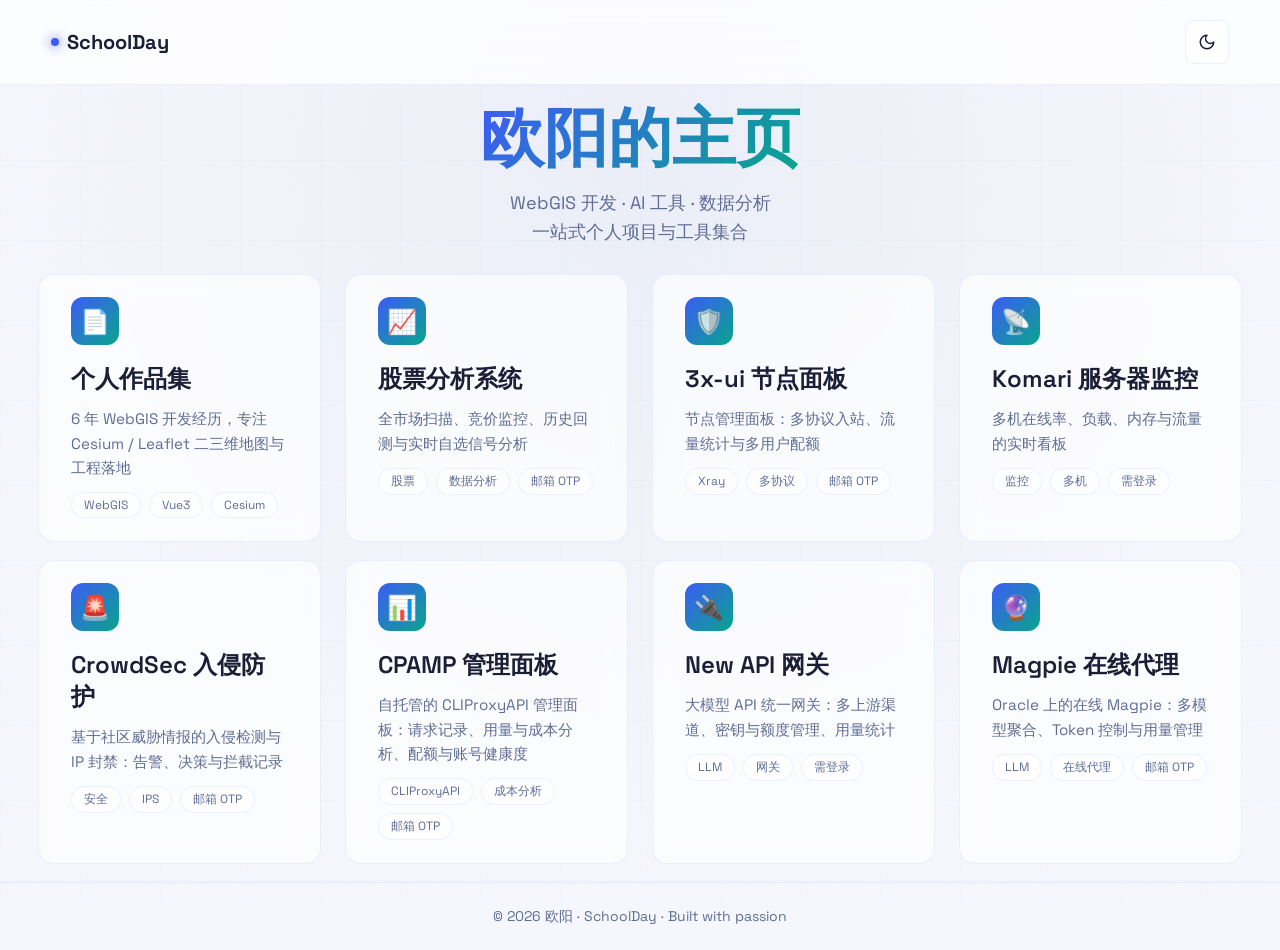
<file: index.html>
<!DOCTYPE html>
<html lang="zh-CN" data-theme="dark">
<head>
  <meta charset="UTF-8" />
  <meta name="viewport" content="width=device-width, initial-scale=1.0" />
  <title>SchoolDay · 欧阳的主页</title>
  <meta name="description" content="个人项目与工具集合平台 — WebGIS 开发、AI 工具、数据分析" />
  <meta name="robots" content="index,follow" />
  <meta name="color-scheme" content="dark light" />
  <meta name="theme-color" content="#05060f" media="(prefers-color-scheme: dark)" />
  <meta name="theme-color" content="#f5f7fc" media="(prefers-color-scheme: light)" />
  <link rel="canonical" href="https://schoolday.cc.cd/" />
  <link rel="icon" type="image/svg+xml" href="./favicon.svg" />
  <meta property="og:type" content="website" />
  <meta property="og:site_name" content="SchoolDay" />
  <meta property="og:title" content="SchoolDay · 欧阳的主页" />
  <meta property="og:description" content="个人项目与工具集合平台 — WebGIS 开发、AI 工具、数据分析" />
  <meta property="og:url" content="https://schoolday.cc.cd/" />
  <meta property="og:locale" content="zh_CN" />
  <meta name="twitter:card" content="summary" />
  <meta name="twitter:title" content="SchoolDay · 欧阳的主页" />
  <meta name="twitter:description" content="个人项目与工具集合平台 — WebGIS 开发、AI 工具、数据分析" />
  <script>
    // 在样式表生效前定好主题：既避免浅色偏好用户先看到深色首帧，
    // 也避免 body 常驻的 background/color 过渡在加载时演一次深→浅渐变。
    (function () {
      var theme = 'dark';
      try {
        var saved = localStorage.getItem('schoolday-theme');
        theme = (saved === 'light' || saved === 'dark')
          ? saved
          : (window.matchMedia('(prefers-color-scheme: light)').matches ? 'light' : 'dark');
      } catch (_) {}
      document.documentElement.setAttribute('data-theme', theme);
      document.documentElement.classList.add('theme-init');
      // 首帧画完就撤掉"禁止过渡"，之后用户手动切换才有过渡动画
      requestAnimationFrame(function () {
        requestAnimationFrame(function () {
          document.documentElement.classList.remove('theme-init');
        });
      });
    })();
  </script>
  <link rel="preconnect" href="https://fonts.googleapis.com" />
  <link rel="preconnect" href="https://fonts.gstatic.com" crossorigin />
  <!-- 字体 CSS 非阻塞加载：网络慢或字体域名不可达时，不让它拖住首屏渲染 -->
  <link rel="stylesheet" href="https://fonts.googleapis.com/css2?family=Space+Grotesk:wght@400;500;600;700&display=swap" media="print" onload="this.media='all'" />
  <noscript><link rel="stylesheet" href="https://fonts.googleapis.com/css2?family=Space+Grotesk:wght@400;500;600;700&display=swap" /></noscript>
  <style>
    :root, html[data-theme="dark"] {
      --bg: #05060f;
      --bg-2: #0a0e22;
      --panel: rgba(255,255,255,0.04);
      --border: rgba(140,170,255,0.14);
      --text: #eaf0ff;
      --muted: #8b98c4;
      --brand: #6c8cff;
      --brand-2: #3ff0d0;
      --brand-3: #b06bff;
      --glow: rgba(108,140,255,.2);
      --card-bg: rgba(10,14,30,0.7);
      --card-hover: rgba(15,20,40,0.85);
      color-scheme: dark;
    }
    html[data-theme="light"] {
      --bg: #f5f7fc;
      --bg-2: #ebeef8;
      --panel: rgba(255,255,255,0.6);
      --border: rgba(108,140,255,0.12);
      --text: #1a1f36;
      --muted: #5f6d94;   /* 4.78:1 on --bg（卡片上 5.00:1）；原 #6b7aa1 只有 3.98:1 */
      --brand: #3d5cf5;
      --brand-2: #08a58c;
      --brand-3: #7a45f0;
      --glow: rgba(61,92,245,.12);
      --card-bg: rgba(255,255,255,0.65);
      --card-hover: rgba(255,255,255,0.9);
      --header-bg: rgba(255,255,255,0.75);
      color-scheme: light;
    }
    * { box-sizing: border-box; margin: 0; padding: 0; }
    /* 首帧禁用过渡：主题已在 head 里定好，不该再演一次深→浅渐变 */
    html.theme-init body { transition: none; }
    /* 键盘焦点环：两套主题都 >=4.8:1 */
    a:focus-visible,
    button:focus-visible {
      outline: 2px solid var(--brand);
      outline-offset: 3px;
    }
    html {
      scroll-behavior: smooth;
      overflow-x: hidden;
      overflow-y: auto;
    }
    ::view-transition-old(root),
    ::view-transition-new(root) {
      animation-duration: 0.5s;
    }
    body {
      margin: 0;
      font-family: "Space Grotesk", -apple-system, "Segoe UI", "PingFang SC", sans-serif;
      background: var(--bg);
      color: var(--text);
      min-height: 100vh;
      min-height: 100dvh;
      display: flex;
      flex-direction: column;
      position: relative;
      overflow-x: hidden;
      transition: background-color 0.3s ease, color 0.3s ease;
    }
    .bg {
      position: fixed;
      inset: 0;
      z-index: 0;
      pointer-events: none;
      background: radial-gradient(circle at 50% 20%, var(--bg-2) 0%, var(--bg) 70%);
    }
    .grid-lines {
      position: absolute;
      inset: 0;
      background-image:
        linear-gradient(rgba(108,140,255,.04) 1px, transparent 1px),
        linear-gradient(90deg, rgba(108,140,255,.04) 1px, transparent 1px);
      background-size: 80px 80px;
      opacity: 0.6;
    }
    .noise {
      position: absolute;
      inset: 0;
      background-image: url("data:image/svg+xml,%3Csvg xmlns='http://www.w3.org/2000/svg' width='200' height='200'%3E%3Cfilter id='n'%3E%3CfeTurbulence type='fractalNoise' baseFrequency='0.9' /%3E%3C/filter%3E%3Crect width='200' height='200' filter='url(%23n)' opacity='0.05'/%3E%3C/svg%3E");
      opacity: 0.3;
    }
    header {
      position: relative;
      z-index: 10;
      display: flex;
      justify-content: space-between;
      align-items: center;
      padding: 1.25rem 4%;
      backdrop-filter: blur(16px);
      background: rgba(5,6,15,.6);
      border-bottom: 1px solid var(--border);
      transition: background 0.3s ease;
    }
    html[data-theme="light"] header {
      background: var(--header-bg);
      backdrop-filter: blur(16px);
    }
    .brand {
      font-size: 1.25rem;
      font-weight: 700;
      color: var(--text);
      text-decoration: none;
      display: flex;
      align-items: center;
      gap: 0.5rem;
    }
    .brand-mark {
      width: 8px;
      height: 8px;
      background: var(--brand);
      border-radius: 50%;
      box-shadow: 0 0 12px var(--brand);
      animation: pulse 2s ease-in-out infinite;
    }
    @keyframes pulse {
      0%, 100% { opacity: 1; }
      50% { opacity: 0.5; }
    }
    .theme-toggle {
      background: var(--panel);
      border: 1px solid var(--border);
      color: var(--text);
      width: 44px;
      height: 44px;
      border-radius: 8px;
      cursor: pointer;
      display: flex;
      align-items: center;
      justify-content: center;
      transition: all 0.2s;
    }
    .theme-toggle:hover {
      background: var(--card-hover);
      transform: scale(1.05);
    }
    .icon-sun, .icon-moon {
      width: 18px;
      height: 18px;
    }
    html[data-theme="dark"] .icon-sun { display: block; }
    html[data-theme="dark"] .icon-moon { display: none; }
    html[data-theme="light"] .icon-sun { display: none; }
    html[data-theme="light"] .icon-moon { display: block; }
    main {
      position: relative;
      z-index: 1;
      flex: 1;
      display: flex;
      flex-direction: column;
      align-items: center;
      justify-content: center;
      padding: 2rem 4%;
      max-width: 1400px;
      margin: 0 auto;
      width: 100%;
    }
    .hero {
      text-align: center;
      margin-bottom: 2.5rem;
    }
    h1 {
      font-size: clamp(2.5rem, 6vw, 4rem);
      font-weight: 700;
      line-height: 1.1;
      margin-bottom: 1rem;
      background: linear-gradient(135deg, var(--brand), var(--brand-2));
      -webkit-background-clip: text;
      -webkit-text-fill-color: transparent;
      background-clip: text;
    }
    .lead {
      font-size: 1.125rem;
      color: var(--muted);
      max-width: 600px;
      margin: 0 auto 2rem;
      line-height: 1.6;
    }
    .grid {
      display: grid;
      /* auto-fit + 上限 420px：卡片数量变化时列数自适应。
         原来桌面端写死 3 列 / 6 列，只剩一张卡时会排成 1/6 宽并贴着左边。 */
      grid-template-columns: repeat(auto-fit, minmax(min(100%, 280px), 420px));
      justify-content: center;
      gap: 1.5rem;
      width: 100%;
    }
    .card {
      position: relative;
      background: var(--card-bg);
      border: 1px solid var(--border);
      border-radius: 16px;
      padding: 2rem;
      text-decoration: none;
      color: var(--text);
      transition: all 0.3s cubic-bezier(0.4, 0, 0.2, 1);
      backdrop-filter: blur(12px);
      overflow: hidden;
      cursor: pointer;
    }
    /* 卡片整体可点，但用 button 元素而不是 a[href]：按钮没有 href，
       浏览器就不会在左下角弹出目标地址提示条。
       代价（明确取舍）：失去中键 / Ctrl+点击新标签、右键"复制链接地址"。
       ::after 撑满整张卡 = stretched button：标题本身仍是可聚焦控件，
       h2 标题结构保留，读屏念到的名字也只有标题，不会把整段描述都念出来。 */
    .card-action {
      font: inherit;
      color: inherit;
      background: none;
      border: 0;
      padding: 0;
      text-align: left;
      cursor: pointer;
    }
    .card-action::after {
      content: '';
      position: absolute;
      inset: 0;
      border-radius: 16px;
    }
    .card-action:focus-visible { outline: none; }
    /* 卡片自身 overflow:hidden，焦点环必须画在内侧才看得见 */
    .card-action:focus-visible::after {
      outline: 2px solid var(--brand);
      outline-offset: -3px;
    }
    .card::before {
      content: '';
      position: absolute;
      inset: 0;
      border-radius: 16px;
      padding: 1px;
      background: linear-gradient(135deg, var(--brand), transparent);
      -webkit-mask: linear-gradient(#fff 0 0) content-box, linear-gradient(#fff 0 0);
      -webkit-mask-composite: xor;
      mask-composite: exclude;
      opacity: 0;
      transition: opacity 0.3s;
    }
    .card:hover {
      background: var(--card-hover);
      transform: translateY(-4px);
      box-shadow: 0 20px 60px rgba(108,140,255,0.15);
    }
    .card:hover::before {
      opacity: 1;
    }
    /* 待开发卡片：只压暗装饰性图标，正文保持可读
       （原来整卡 opacity:.6 把文字压到浅色 2.16:1 / 深色 3.15:1，且仍会 hover 抬起） */
    .card.is-todo { cursor: default; }
    .card.is-todo .card-icon { filter: grayscale(.65); opacity: .5; }
    .card.is-todo:hover {
      background: var(--card-bg);
      transform: none;
      box-shadow: none;
    }
    .card.is-todo:hover::before { opacity: 0; }
    .card-icon {
      width: 48px;
      height: 48px;
      background: linear-gradient(135deg, var(--brand), var(--brand-2));
      border-radius: 12px;
      display: flex;
      align-items: center;
      justify-content: center;
      margin-bottom: 1.25rem;
      font-size: 1.5rem;
    }
    .card h2 {
      font-size: 1.5rem;
      margin-bottom: 0.75rem;
      font-weight: 600;
    }
    .card p {
      color: var(--muted);
      font-size: 0.95rem;
      line-height: 1.6;
      margin-bottom: 1rem;
    }
    .card-meta {
      display: flex;
      gap: 0.5rem;
      flex-wrap: wrap;
      margin-top: 1rem;
    }
    .chip {
      font-size: 0.75rem;
      padding: 0.25rem 0.75rem;
      background: var(--panel);
      border: 1px solid var(--border);
      border-radius: 20px;
      color: var(--muted);
    }
    footer {
      position: relative;
      z-index: 1;
      text-align: center;
      padding: 1.5rem 4%;
      color: var(--muted);
      font-size: 0.875rem;
      border-top: 1px solid var(--border);
    }
    @media (min-width: 1024px) {
      /* 单屏铺满，但装不下时允许滚动：原来 height:100% + overflow:hidden
         会在矮窗口下把最下面一排卡片直接裁掉，且滚不到 */
      html { height: 100%; }
      body { height: auto; min-height: 100%; overflow: visible; }
      main {
        min-height: 0;
        max-width: 1600px;
        padding: clamp(1rem, 2vh, 2rem) 3%;
        overflow: visible;
        justify-content: center;
      }
      .hero {
        margin-bottom: clamp(1rem, 3vh, 2rem);
      }
      .lead {
        margin-bottom: 0;
      }
      .grid {
        grid-template-columns: repeat(4, minmax(0, 1fr));
        gap: 1.5rem;
        row-gap: clamp(0.75rem, 2vh, 1.5rem);
      }
      .card {
        padding: clamp(1.25rem, 2.5vh, 2rem) 2rem;
      }
      .card-icon {
        margin-bottom: clamp(0.75rem, 2vh, 1.25rem);
      }
      .card p {
        margin-bottom: 0.75rem;
      }
      .card-meta {
        margin-top: 0.75rem;
      }
    }
    @media (min-width: 1600px) {
      /* 宽屏仍保持四列，左右留白由 main 的固定宽度控制 */
      .grid {
        grid-template-columns: repeat(4, minmax(0, 1fr));
      }
    }
    @media (min-width: 1024px) and (max-height: 800px) {
      header,
      footer {
        padding-top: 0.875rem;
        padding-bottom: 0.875rem;
      }
      main {
        padding-top: 0.75rem;
        padding-bottom: 0.75rem;
      }
      .hero {
        margin-bottom: 0.75rem;
      }
      h1 {
        font-size: 3rem;
        margin-bottom: 0.5rem;
      }
      .lead {
        font-size: 1rem;
        line-height: 1.4;
      }
      .grid {
        row-gap: 0.75rem;
      }
      .card {
        padding: 1rem 1.5rem;
      }
      .card-icon {
        width: 44px;
        height: 44px;
        margin-bottom: 0.75rem;
      }
      .card h2 {
        font-size: 1.25rem;
        margin-bottom: 0.375rem;
      }
      .card p {
        font-size: 0.875rem;
        line-height: 1.4;
        margin-bottom: 0.5rem;
      }
      .card-meta {
        margin-top: 0.5rem;
      }
    }
    @media (max-width: 768px) {
      header { padding: 1rem 5%; }
      main { padding: 2rem 5%; }
      .grid { grid-template-columns: 1fr; gap: 1rem; }
      h1 { font-size: 2.25rem; }
    }
  </style>
</head>
<body>
  <div class="bg">
    <div class="grid-lines"></div>
    <div class="noise"></div>
  </div>

  <header>
    <a class="brand" href="/">
      <span class="brand-mark"></span>
      <span>SchoolDay</span>
    </a>
    <button class="theme-toggle" id="theme-toggle" type="button" aria-label="切换主题">
      <svg class="icon-sun" viewBox="0 0 24 24" fill="none" stroke="currentColor" stroke-width="2" stroke-linecap="round" stroke-linejoin="round">
        <circle cx="12" cy="12" r="4"/>
        <path d="M12 2v2M12 20v2M4.93 4.93l1.41 1.41M17.66 17.66l1.41 1.41M2 12h2M20 12h2M6.34 17.66l-1.41 1.41M19.07 4.93l-1.41 1.41"/>
      </svg>
      <svg class="icon-moon" viewBox="0 0 24 24" fill="none" stroke="currentColor" stroke-width="2" stroke-linecap="round" stroke-linejoin="round">
        <path d="M12 3a6 6 0 0 0 9 9 9 9 0 1 1-9-9Z"/>
      </svg>
    </button>
  </header>

  <main>
    <div class="hero">
      <h1>欧阳的主页</h1>
      <p class="lead">WebGIS 开发 · AI 工具 · 数据分析<br />一站式个人项目与工具集合</p>
    </div>

    <div class="grid">
      <div class="card">
        <div class="card-icon">📄</div>
        <h2><button class="card-action" type="button" data-href="./site/index.html" aria-label="个人作品集（在新标签页打开）">个人作品集</button></h2>
        <p>6 年 WebGIS 开发经历，专注 Cesium / Leaflet 二三维地图与工程落地</p>
        <div class="card-meta">
          <span class="chip">WebGIS</span>
          <span class="chip">Vue3</span>
          <span class="chip">Cesium</span>
        </div>
      </div>

      <div class="card">
        <div class="card-icon">📈</div>
        <h2><button class="card-action" type="button" data-href="https://stock.schoolday.cc.cd/" aria-label="股票分析系统（在新标签页打开）">股票分析系统</button></h2>
        <p>全市场扫描、竞价监控、历史回测与实时自选信号分析</p>
        <div class="card-meta">
          <span class="chip">股票</span>
          <span class="chip">数据分析</span>
          <span class="chip">邮箱 OTP</span>
        </div>
      </div>

      <div class="card">
        <div class="card-icon">🛡️</div>
        <h2><button class="card-action" type="button" data-href="https://3x-ui.schoolday.cc.cd/page/panel" aria-label="3x-ui 节点面板（在新标签页打开）">3x-ui 节点面板</button></h2>
        <p>节点管理面板：多协议入站、流量统计与多用户配额</p>
        <div class="card-meta">
          <span class="chip">Xray</span>
          <span class="chip">多协议</span>
          <span class="chip">邮箱 OTP</span>
        </div>
      </div>

      <div class="card">
        <div class="card-icon">📡</div>
        <h2><button class="card-action" type="button" data-href="https://komari.schoolday.cc.cd/" aria-label="Komari 服务器监控（在新标签页打开）">Komari 服务器监控</button></h2>
        <p>多机在线率、负载、内存与流量的实时看板</p>
        <div class="card-meta">
          <span class="chip">监控</span>
          <span class="chip">多机</span>
          <span class="chip">需登录</span>
        </div>
      </div>

      <div class="card">
        <div class="card-icon">🚨</div>
        <h2><button class="card-action" type="button" data-href="https://crowdsec.schoolday.cc.cd" aria-label="CrowdSec 入侵防护（在新标签页打开）">CrowdSec 入侵防护</button></h2>
        <p>基于社区威胁情报的入侵检测与 IP 封禁：告警、决策与拦截记录</p>
        <div class="card-meta">
          <span class="chip">安全</span>
          <span class="chip">IPS</span>
          <span class="chip">邮箱 OTP</span>
        </div>
      </div>

      <div class="card">
        <div class="card-icon">📊</div>
        <h2><button class="card-action" type="button" data-href="https://cpamp.schoolday.cc.cd" aria-label="CPAMP 管理面板（在新标签页打开）">CPAMP 管理面板</button></h2>
        <p>自托管的 CLIProxyAPI 管理面板：请求记录、用量与成本分析、配额与账号健康度</p>
        <div class="card-meta">
          <span class="chip">CLIProxyAPI</span>
          <span class="chip">成本分析</span>
          <span class="chip">邮箱 OTP</span>
        </div>
      </div>

      <div class="card">
        <div class="card-icon">🔌</div>
        <h2><button class="card-action" type="button" data-href="https://newapi.schoolday.cc.cd/" aria-label="New API 网关（在新标签页打开）">New API 网关</button></h2>
        <p>大模型 API 统一网关：多上游渠道、密钥与额度管理、用量统计</p>
        <div class="card-meta">
          <span class="chip">LLM</span>
          <span class="chip">网关</span>
          <span class="chip">需登录</span>
        </div>
      </div>


      <div class="card">
        <div class="card-icon">🔮</div>
        <h2><button class="card-action" type="button" data-href="https://magpie.schoolday.cc.cd" aria-label="Magpie 在线代理（在新标签页打开）">Magpie 在线代理</button></h2>
        <p>Oracle 上的在线 Magpie：多模型聚合、Token 控制与用量管理</p>
        <div class="card-meta">
          <span class="chip">LLM</span>
          <span class="chip">在线代理</span>
          <span class="chip">邮箱 OTP</span>
        </div>
      </div>

    </div>
  </main>

  <footer>
    <p>© <span id="year"></span> 欧阳 · SchoolDay · Built with passion</p>
  </footer>

  <script>
    const year = document.getElementById('year');
    if (year) year.textContent = String(new Date().getFullYear());

    // 卡片跳转：button + JS，而不是 a[href] —— 这样悬停时浏览器不弹目标地址提示条。
    // 取舍：中键/Ctrl+点击新标签、右键"复制链接地址"不可用。
    document.querySelectorAll('.card-action[data-href]').forEach((btn) => {
      btn.addEventListener('click', () => {
        const url = btn.dataset.href;
        if (url) window.open(url, '_blank', 'noopener,noreferrer');
      });
    });

    const root = document.documentElement;
    const themeToggle = document.getElementById('theme-toggle');
    const THEME_KEY = 'schoolday-theme';

    // 主题的"首帧定调"已由 head 里的内联脚本完成，这里只负责手动切换与跟随系统。
    // persist=false 用于跟随系统：不写 localStorage，否则首次访问就把系统偏好锁死了。
    function applyTheme(theme, persist) {
      const next = theme === 'light' ? 'light' : 'dark';
      root.setAttribute('data-theme', next);
      if (persist) { try { localStorage.setItem(THEME_KEY, next); } catch (_) {} }
    }

    function applyThemeWithTransition(theme) {
      const next = theme === 'light' ? 'light' : 'dark';
      const reduced = window.matchMedia('(prefers-reduced-motion: reduce)').matches;

      if (reduced || typeof document.startViewTransition !== 'function') {
        applyTheme(next, true);
        return;
      }

      document.startViewTransition(() => {
        applyTheme(next, true);
      });
    }

    if (themeToggle) {
      themeToggle.addEventListener('click', () => {
        const current = root.getAttribute('data-theme') === 'light' ? 'light' : 'dark';
        applyThemeWithTransition(current === 'dark' ? 'light' : 'dark');
      });
    }

    // 用户没手动选过时，跟随系统主题的实时变化；选过就以用户为准
    const mql = window.matchMedia('(prefers-color-scheme: light)');
    const onSystemTheme = (e) => {
      let saved = null;
      try { saved = localStorage.getItem(THEME_KEY); } catch (_) {}
      if (!saved) applyTheme(e.matches ? 'light' : 'dark', false);
    };
    if (mql.addEventListener) mql.addEventListener('change', onSystemTheme);
    else if (mql.addListener) mql.addListener(onSystemTheme);
  </script>
</body>
</html>
</file>
